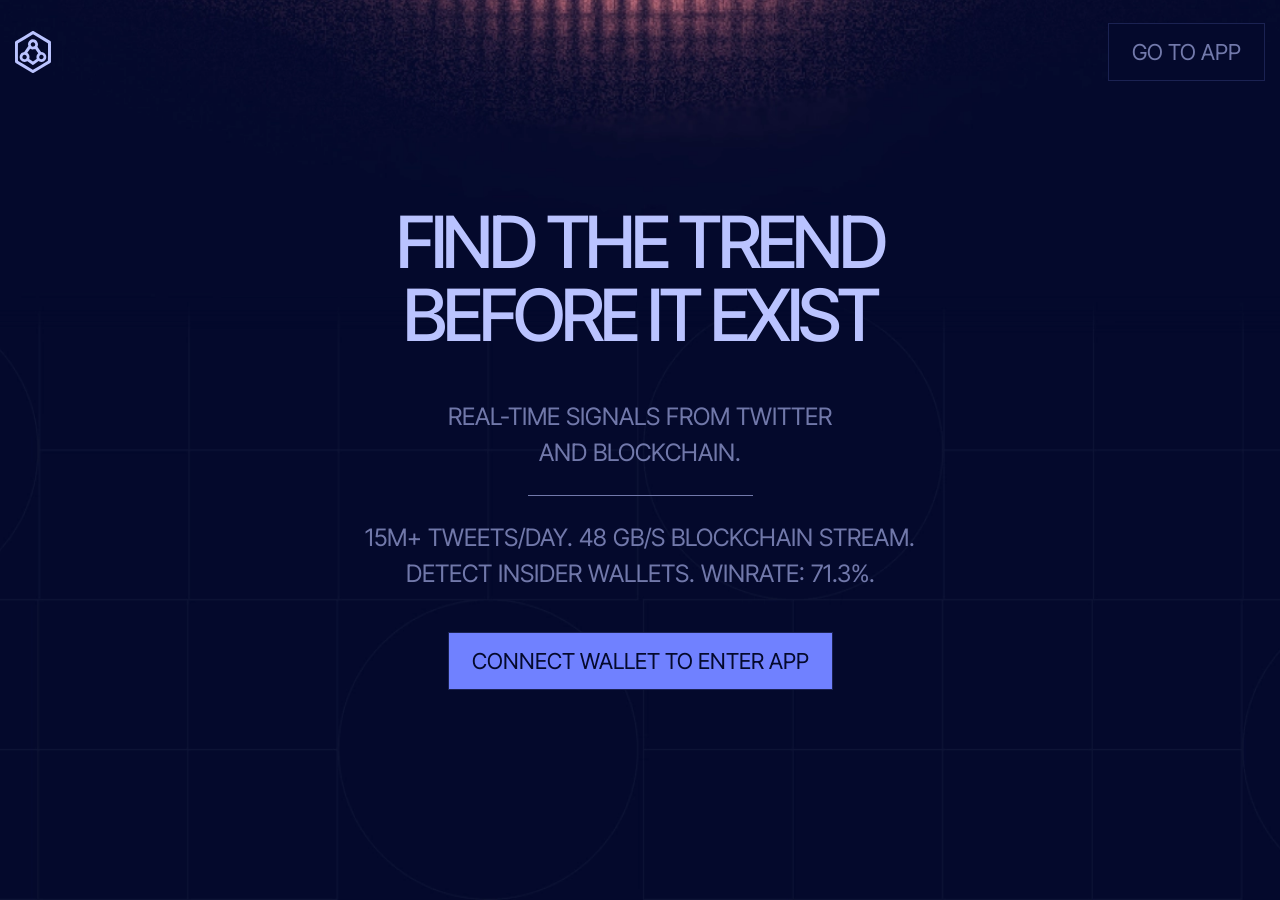
<file: app/index.html>
<!DOCTYPE html>
<html class="html" lang="en">

<head>
  <meta charset="UTF-8">
  <meta http-equiv="X-UA-Compatible" content="IE=edge">
  <meta name="viewport" content="width=device-width, initial-scale=1.0">
  <meta
      name="description"
      content="Get early access to DeFinder. AI-powered signals from social noise and blockchain mempools. Built for alpha hunters."
  >
  <title>DeFinder AI | Smart Money Signals from Twitter & Blockchain</title>
  <link rel="icon" href="images/icons/favicon.svg" type="images/x-icon">
  <link rel="shortcut icon" href="favicon.svg" type="image/x-icon">
  <link rel="stylesheet" href="css/style.min.css">
</head>

<body class="body">
<header class="header">
  <div class="container">
    <div class="header__inner">
      <img class="header__img" src="images/logo.svg" width="36" height="42" alt="logo caldera">
      <button class="interact-button btn" type="button">GO TO APP</button>
    </div>
  </div>
</header>
<main>
  <section class="home">
    <div class="home__inner">
      <div class="container">
        <h1 class="home__title">
          Find the trend before it exist
        </h1>
        <div class="home__text">
          <p>
            Real-time signals from Twitter <br> and blockchain.
          </p>
          <span class="home__line"></span>
          <p>
            15M+ tweets/day. 48 GB/s blockchain stream.
            Detect insider wallets. WinRate: 71.3%.
          </p>
        </div>
      </div>
      <button class="interact-button btn btn--solid" type="button">
        Connect Wallet to Enter APP
      </button>
    </div>
  </section>
</main>
<script src="js/main.min.js" type="module"></script>
</body>
</file>
<file: app/css/style.min.css>
html{-webkit-box-sizing:border-box;box-sizing:border-box}*,*::before,*::after{-webkit-box-sizing:inherit;box-sizing:inherit}a{text-decoration:none;color:inherit;outline:rgba(0,0,0,0)}ul,ol{padding:0}ul{list-style:none}body,h1,h2,h3,h4,h5,h6,p,ul,ol,blockquote{margin:0}img{max-width:100%;display:block;-webkit-user-select:none;-moz-user-select:none;-ms-user-select:none;user-select:none}input,button,textarea,select{font:inherit;padding:0;background-color:rgba(0,0,0,0);outline:rgba(0,0,0,0);border:none;-webkit-appearance:none;-moz-appearance:none;appearance:none}button{cursor:pointer;display:inline-block}address,cite{font-style:normal}input[type=number]::-webkit-inner-spin-button,input[type=number]::-webkit-outer-spin-button{-webkit-appearance:none;margin:0}input:-webkit-autofill,input:-webkit-autofill:hover,input:-webkit-autofill:focus,input:-webkit-autofill:active{-webkit-background-clip:text;-webkit-text-fill-color:#fff}svg,path,g,circle{-webkit-transition:all .4s;transition:all .4s}@font-face{font-family:"Aeonik Pro";src:url("../fonts/AeonikPro-Regular.woff2") format("woff2"),url("../fonts/AeonikPro-Regular.woff") format("woff");font-weight:normal;font-style:normal;font-display:swap}@font-face{font-family:"Inter Tight";src:url("../fonts/InterTight-Regular.woff2") format("woff2"),url("../fonts/InterTight-Regular.woff") format("woff");font-weight:normal;font-style:normal;font-display:swap}@font-face{font-family:"Inter Tight";src:url("../fonts/InterTight-Medium.woff2") format("woff2"),url("../fonts/InterTight-Medium.woff") format("woff");font-weight:500;font-style:normal;font-display:swap}.html{position:relative;overflow-x:hidden}@media(max-width: 610px){.html{overflow-y:hidden}}@media(max-height: 590px){.html{overflow-y:visible}}.body{background-repeat:no-repeat;background-position:center center;background-size:cover;background-position:top;font-family:"Inter Tight",sans-serif;font-weight:400;min-height:100vh;font-size:24px;background-image:url("../images/home.webp");line-height:1.5;color:#bac3ff;background-color:#04092c;overflow-x:hidden}@media(max-height: 670px){.body{font-size:22px}}@media(max-width: 1200px){.body{font-size:22px}}@media(max-width: 610px){.body{font-size:20px}}@media(max-width: 468px){.body{font-size:18px}}.container{max-width:1415px;padding:0 15px;margin:0 auto;width:100%}.sr-only{position:absolute;width:1px;height:1px;margin:-1px;border:0;padding:0;white-space:nowrap;clip-path:inset(100%);clip:rect(0 0 0 0);overflow:hidden}::-webkit-scrollbar{width:4px}::-webkit-scrollbar-track{background-color:rgba(112,129,255,.2)}::-webkit-scrollbar-thumb{background-color:#7081ff}::-moz-selection{background-color:#7081ff;color:#fff}::selection{background-color:#7081ff;color:#fff}.btn{display:-webkit-box;display:-ms-flexbox;display:flex;-webkit-box-align:center;-ms-flex-align:center;align-items:center;gap:10px;-webkit-box-pack:center;-ms-flex-pack:center;justify-content:center;padding:17px 23px;font-size:24px;line-height:1;border:1px solid #1b2252;background-color:#04092c;color:#7279ab;font-weight:400;text-transform:uppercase;max-width:-webkit-max-content;max-width:-moz-max-content;max-width:max-content;-webkit-transition:color .4s,background-color .4s,border .4s;transition:color .4s,background-color .4s,border .4s}@media(max-height: 670px){.btn{font-size:20px}}@media(max-width: 1300px){.btn{font-size:22px}}@media(max-width: 1200px){.btn{font-size:20px}}@media(max-width: 610px){.btn{font-size:18px}}@media(max-width: 468px){.btn{font-size:17px}}.btn:hover{background-color:#0b113d}.btn:active{background-color:rgba(0,0,0,0);border-color:rgba(255,255,255,.3)}.btn--solid{background-color:#7081ff;color:#04092c}.btn--solid:hover{background-color:#4c5cce}.btn--solid:active{background-color:#5c70ff;border-color:rgba(0,0,0,0);color:#fff}.header{padding-top:23px;margin-bottom:40px}@media(max-width: 650px){.header{margin-bottom:75px}}.header__inner{display:-webkit-box;display:-ms-flexbox;display:flex;-webkit-box-pack:justify;-ms-flex-pack:justify;justify-content:space-between;-webkit-box-align:center;-ms-flex-align:center;align-items:center;gap:30px}.home{height:100vh;margin-top:-123px}@media(max-height: 680px){.home{margin-top:-80px}}@media(max-width: 650px){.home{margin-top:0;height:auto}}.home__inner{display:-webkit-box;display:-ms-flexbox;display:flex;-webkit-box-orient:vertical;-webkit-box-direction:normal;-ms-flex-direction:column;flex-direction:column;gap:0px;-webkit-box-align:center;-ms-flex-align:center;align-items:center;-webkit-box-pack:center;-ms-flex-pack:center;justify-content:center;text-align:center;display:flex;flex-direction:column;height:100%}@media(max-width: 650px){.home__inner{height:-webkit-max-content;height:-moz-max-content;height:max-content}}.home__title{font-size:80px;font-weight:500;max-width:650px;text-align:center;letter-spacing:-5.443px;line-height:101%;text-transform:uppercase;margin:0 auto 48px}@media(max-height: 670px){.home__title{font-size:64px}}@media(max-width: 1300px){.home__title{font-size:72px;letter-spacing:-4.3px}}@media(max-width: 1200px){.home__title{font-size:68px;letter-spacing:-3.4px}}@media(max-width: 992px){.home__title{font-size:62px;max-width:580px;letter-spacing:-2.7px}}@media(max-width: 768px){.home__title{font-size:58px}}@media(max-width: 610px){.home__title{font-size:52px;letter-spacing:-2.2px;max-width:540px}}@media(max-width: 468px){.home__title{font-size:46px;letter-spacing:-1.8px}}@media(max-width: 410px){.home__title{font-size:44px;letter-spacing:-1.4px}}@media(max-width: 390px){.home__title{font-size:42px}}.home__text{display:-webkit-box;display:-ms-flexbox;display:flex;-webkit-box-orient:vertical;-webkit-box-direction:normal;-ms-flex-direction:column;flex-direction:column;gap:24px;-webkit-box-align:center;-ms-flex-align:center;align-items:center;text-transform:uppercase;max-width:590px;line-height:150%;margin:0 auto 40px;color:rgba(186,195,255,.6)}@media(max-width: 610px){.home__text{max-width:500px;gap:18px;margin-bottom:34px}}.home__line{width:225px;height:1px;background:#7279ab}
</file>
